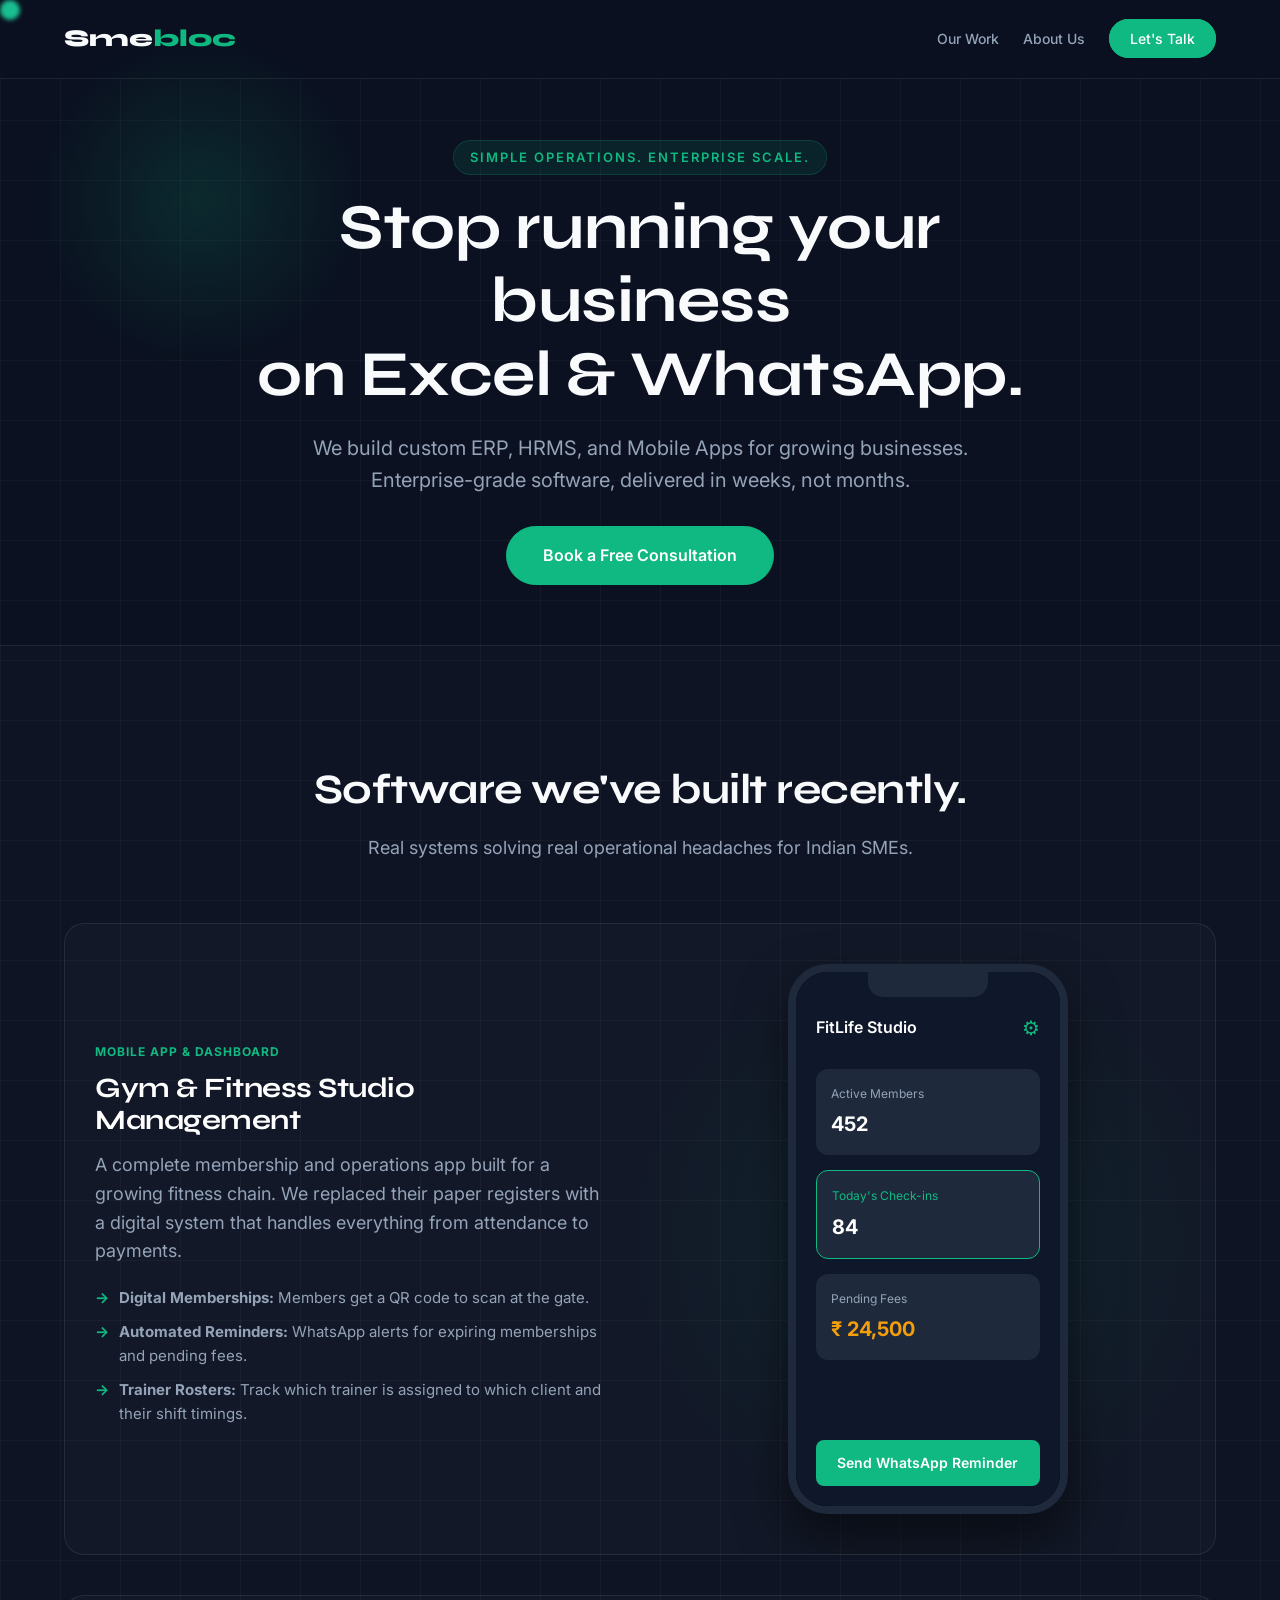
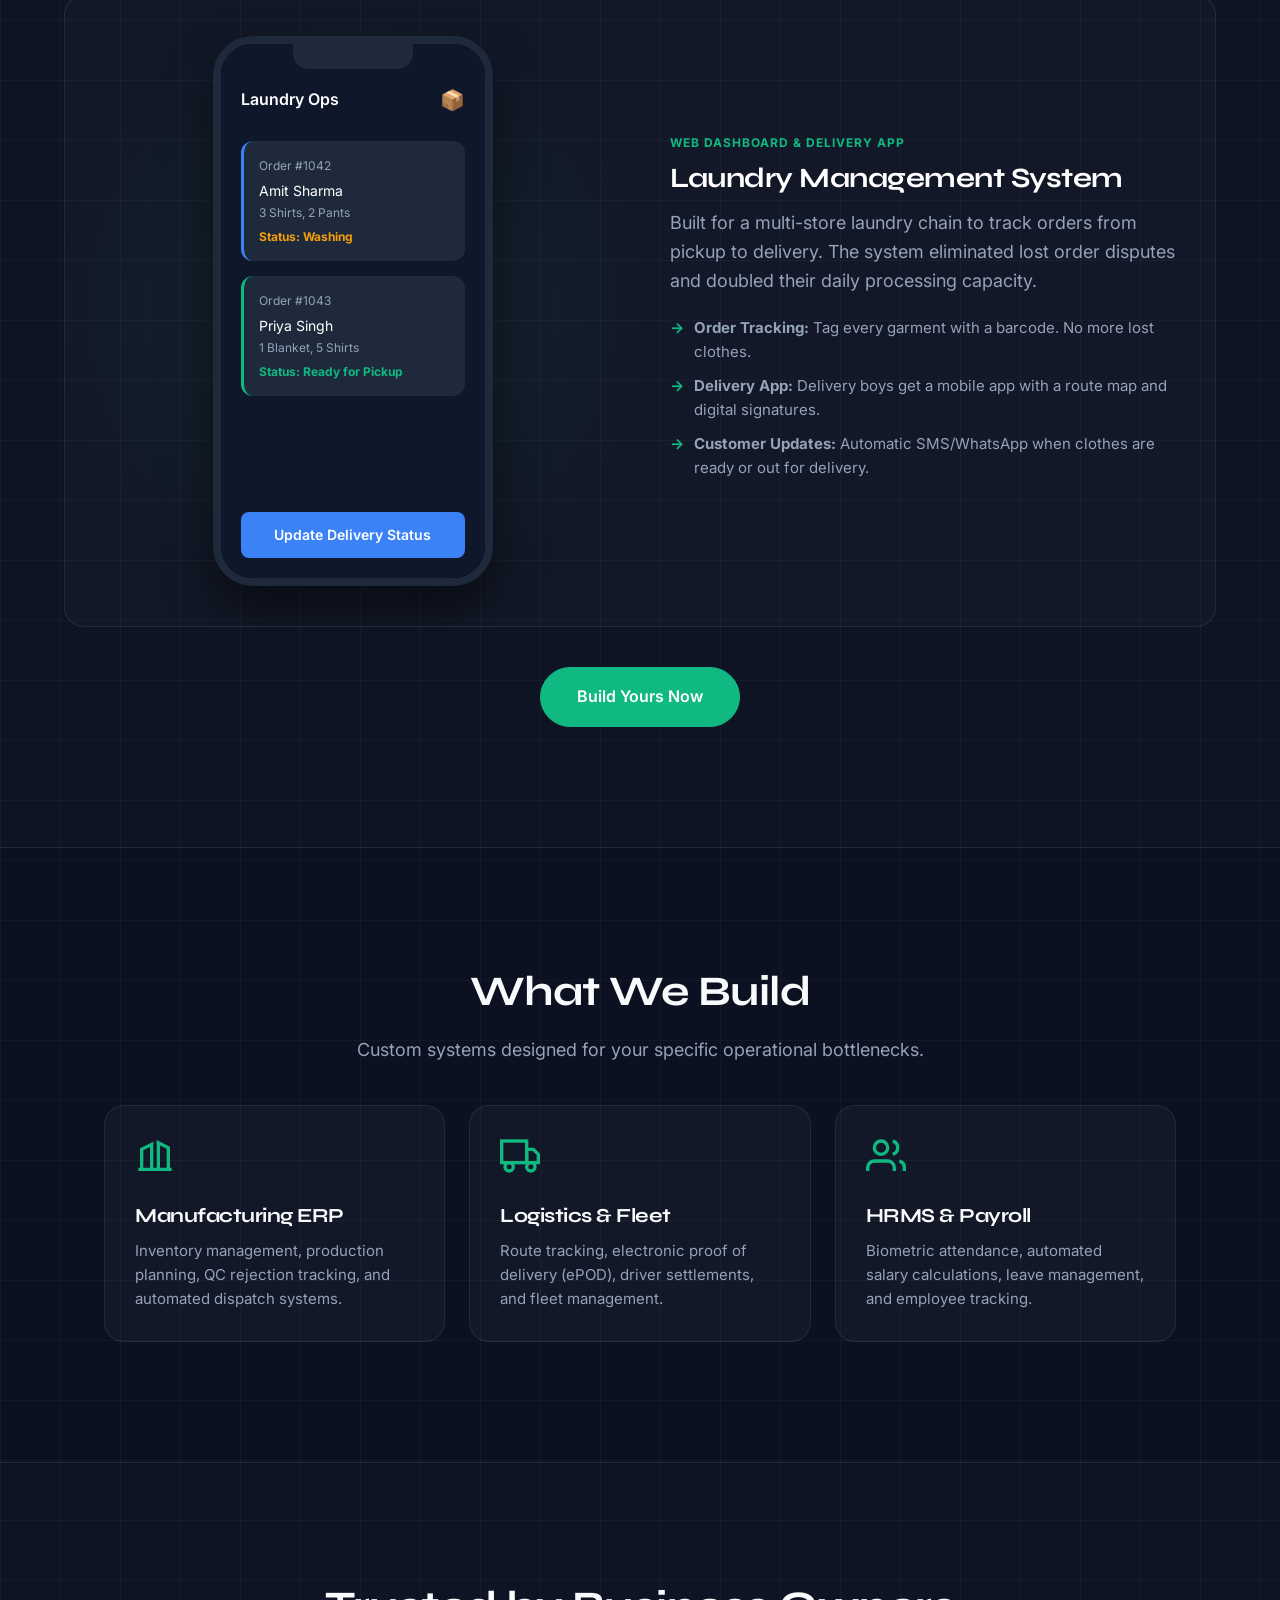
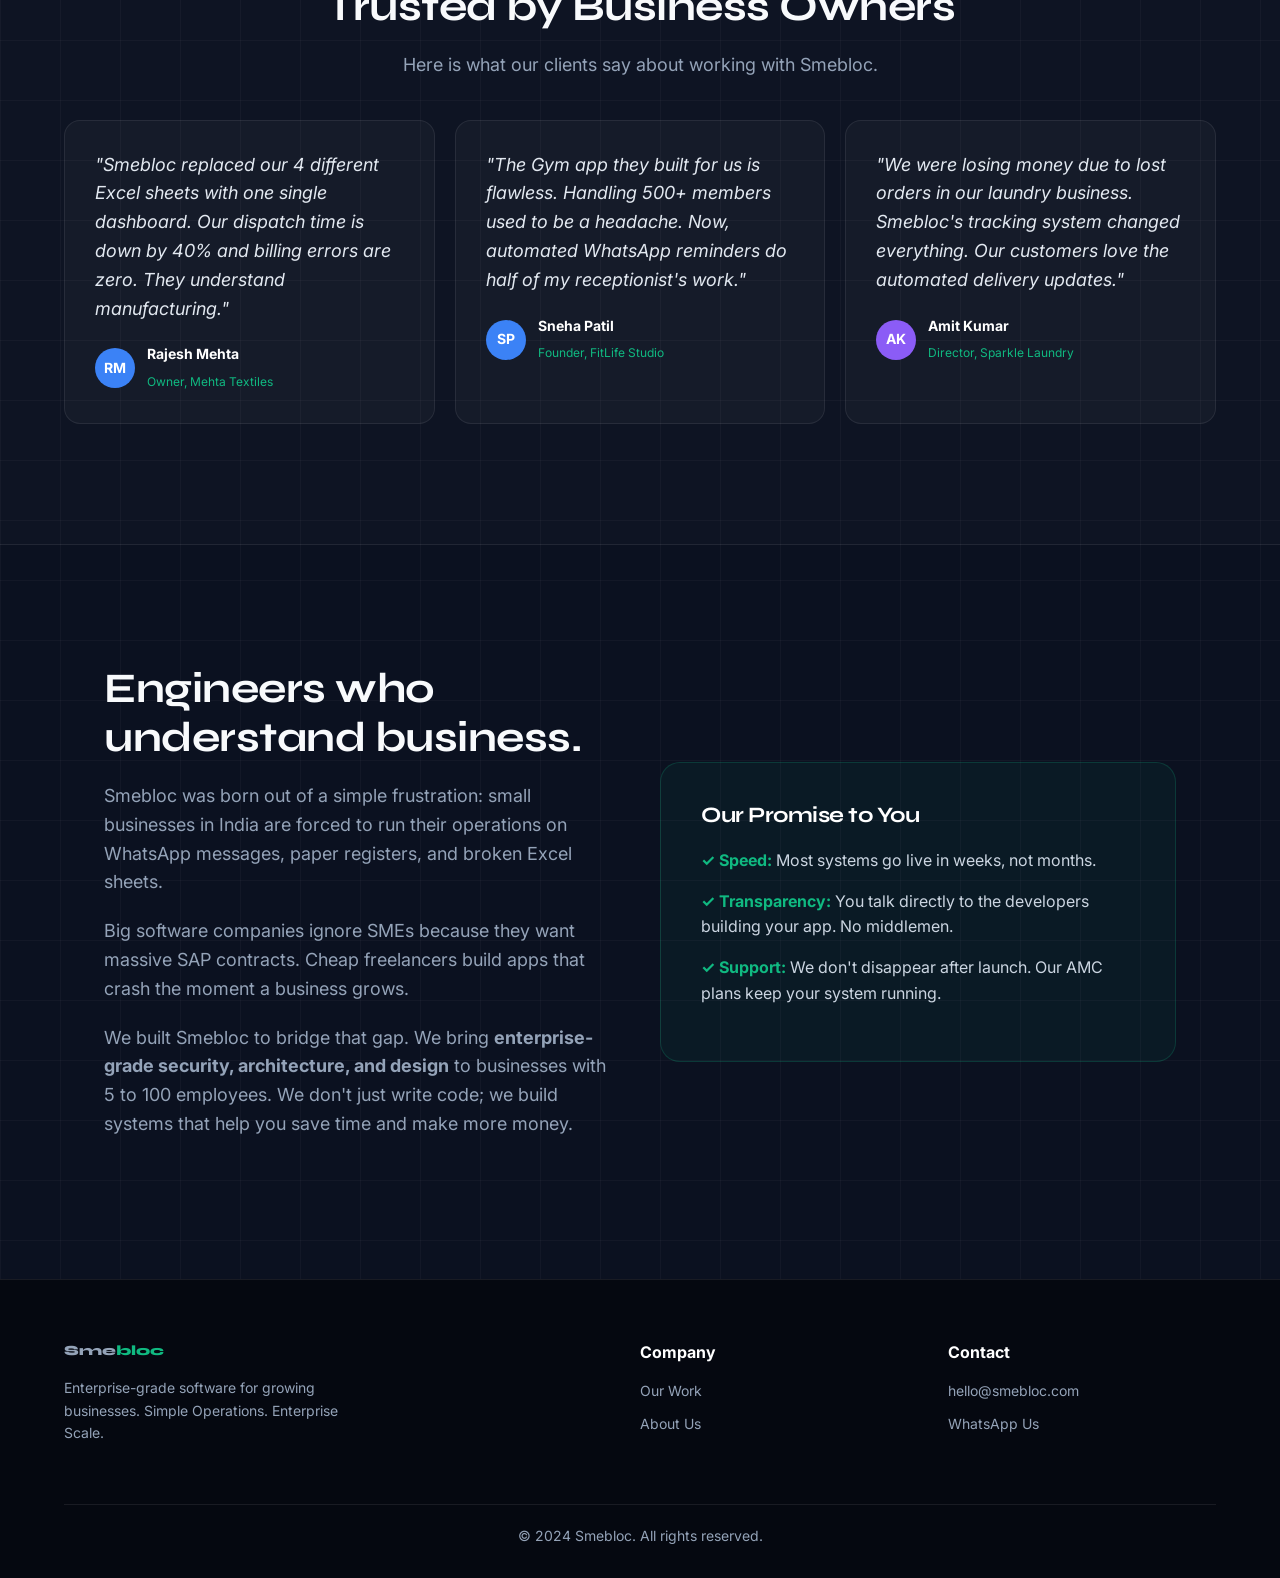
<file: index.html>
<!DOCTYPE html>
<html lang="en">
<head>
<meta charset="utf-8">
<meta name="viewport" content="width=device-width,initial-scale=1">
<title>Smebloc — Enterprise Software for SMEs</title>
<link rel="stylesheet" href="style.css">
</head>
<body>

<div id="cursor"></div>
<div id="cursor-blur"></div>

<nav>
  <a href="index.html" class="logo">Sme<span>bloc</span></a>
  <div class="nav-links">
    <a href="#work">Our Work</a>
    <a href="#about">About Us</a>
    <a href="https://wa.me/91XXXXXXXXXX" class="btn-nav" target="_blank">Let's Talk</a>
  </div>
</nav>

<!-- HERO SECTION (3-Second Hook) -->
<section class="hero">
  <div class="tag">Simple Operations. Enterprise Scale.</div>
  <h1>Stop running your business<br>on Excel & WhatsApp.</h1>
  <p style="font-size: 20px; max-width: 700px; margin: 0 auto 30px;">We build custom ERP, HRMS, and Mobile Apps for growing businesses. Enterprise-grade software, delivered in weeks, not months.</p>
  <a href="https://wa.me/91XXXXXXXXXX" class="btn" target="_blank">Book a Free Consultation</a>
</section>

<!-- CASE STUDIES / REAL WORK (Visuals + Details) -->
<section id="work" style="background: rgba(255,255,255,0.01); border-top: 1px solid var(--border); border-bottom: 1px solid var(--border); max-width: 100%;">
  <div style="max-width: 1200px; margin: 0 auto;">
    <div style="text-align: center; margin-bottom: 60px;">
      <h2>Software we've built recently.</h2>
      <p>Real systems solving real operational headaches for Indian SMEs.</p>
    </div>

    <!-- Case Study 1: Gym App -->
    <div class="case-study">
      <div class="cs-split">
        <div class="cs-content">
          <span class="cs-tag">Mobile App & Dashboard</span>
          <h3>Gym & Fitness Studio Management</h3>
          <p>A complete membership and operations app built for a growing fitness chain. We replaced their paper registers with a digital system that handles everything from attendance to payments.</p>
          <ul>
            <li><strong>Digital Memberships:</strong> Members get a QR code to scan at the gate.</li>
            <li><strong>Automated Reminders:</strong> WhatsApp alerts for expiring memberships and pending fees.</li>
            <li><strong>Trainer Rosters:</strong> Track which trainer is assigned to which client and their shift timings.</li>
          </ul>
        </div>
        <div class="cs-visual">
          <!-- Gym App Mockup -->
          <div class="phone-mockup">
            <div class="phone-notch"></div>
            <div class="app-screen">
              <div class="app-header">
                <div class="app-title">FitLife Studio</div>
                <div style="color:var(--brand); font-size:20px;">⚙</div>
              </div>
              <div class="app-card">
                <div class="app-card-title">Active Members</div>
                <div class="app-card-value">452</div>
              </div>
              <div class="app-card" style="border: 1px solid var(--brand);">
                <div class="app-card-title" style="color:#10b981;">Today's Check-ins</div>
                <div class="app-card-value">84</div>
              </div>
              <div class="app-card">
                <div class="app-card-title">Pending Fees</div>
                <div class="app-card-value" style="color:#f59e0b;">₹ 24,500</div>
              </div>
              <div class="app-btn">Send WhatsApp Reminder</div>
            </div>
          </div>
        </div>
      </div>
    </div>

    <!-- Case Study 2: Laundry App -->
    <div class="case-study">
      <div class="cs-split">
        <div class="cs-visual">
          <!-- Laundry App Mockup -->
          <div class="phone-mockup">
            <div class="phone-notch"></div>
            <div class="app-screen">
              <div class="app-header">
                <div class="app-title">Laundry Ops</div>
                <div style="color:var(--brand-blue); font-size:20px;">📦</div>
              </div>
              <div class="app-card" style="border-left: 3px solid #3b82f6;">
                <div class="app-card-title">Order #1042</div>
                <div style="color:#fff; font-size:14px; margin-top:5px;">Amit Sharma</div>
                <div style="color:#94a3b8; font-size:12px;">3 Shirts, 2 Pants</div>
                <div style="color:#f59e0b; font-size:12px; margin-top:5px; font-weight:bold;">Status: Washing</div>
              </div>
              <div class="app-card" style="border-left: 3px solid #10b981;">
                <div class="app-card-title">Order #1043</div>
                <div style="color:#fff; font-size:14px; margin-top:5px;">Priya Singh</div>
                <div style="color:#94a3b8; font-size:12px;">1 Blanket, 5 Shirts</div>
                <div style="color:#10b981; font-size:12px; margin-top:5px; font-weight:bold;">Status: Ready for Pickup</div>
              </div>
              <div class="app-btn" style="background:#3b82f6;">Update Delivery Status</div>
            </div>
          </div>
        </div>
        <div class="cs-content">
          <span class="cs-tag">Web Dashboard & Delivery App</span>
          <h3>Laundry Management System</h3>
          <p>Built for a multi-store laundry chain to track orders from pickup to delivery. The system eliminated lost order disputes and doubled their daily processing capacity.</p>
          <ul>
            <li><strong>Order Tracking:</strong> Tag every garment with a barcode. No more lost clothes.</li>
            <li><strong>Delivery App:</strong> Delivery boys get a mobile app with a route map and digital signatures.</li>
            <li><strong>Customer Updates:</strong> Automatic SMS/WhatsApp when clothes are ready or out for delivery.</li>
          </ul>
        </div>
      </div>
    </div>

    <div style="text-align: center; margin-top: 40px;">
      <a href="https://wa.me/91XXXXXXXXXX" class="btn" target="_blank">Build Yours Now</a>
    </div>
  </div>
</section>

<!-- CORE SERVICES -->
<section>
  <div style="text-align: center; margin-bottom: 40px;">
    <h2>What We Build</h2>
    <p>Custom systems designed for your specific operational bottlenecks.</p>
  </div>
  <div class="grid">
    <div class="card">
      <svg class="icon-svg" viewBox="0 0 24 24" fill="none" stroke="currentColor" stroke-width="2"><path d="M2 20h20M4 20V8l6-3v15M14 20V4l6 3v13"/></svg>
      <h3>Manufacturing ERP</h3>
      <p>Inventory management, production planning, QC rejection tracking, and automated dispatch systems.</p>
    </div>
    <div class="card">
      <svg class="icon-svg" viewBox="0 0 24 24" fill="none" stroke="currentColor" stroke-width="2"><rect x="1" y="3" width="15" height="13"/><polygon points="16 8 20 8 23 11 23 16 16 16 16 8"/><circle cx="5.5" cy="18.5" r="2.5"/><circle cx="18.5" cy="18.5" r="2.5"/></svg>
      <h3>Logistics & Fleet</h3>
      <p>Route tracking, electronic proof of delivery (ePOD), driver settlements, and fleet management.</p>
    </div>
    <div class="card">
      <svg class="icon-svg" viewBox="0 0 24 24" fill="none" stroke="currentColor" stroke-width="2"><path d="M17 21v-2a4 4 0 0 0-4-4H5a4 4 0 0 0-4 4v2"/><circle cx="9" cy="7" r="4"/><path d="M23 21v-2a4 4 0 0 0-3-3.87"/><path d="M16 3.13a4 4 0 0 1 0 7.75"/></svg>
      <h3>HRMS & Payroll</h3>
      <p>Biometric attendance, automated salary calculations, leave management, and employee tracking.</p>
    </div>
  </div>
</section>

<!-- TESTIMONIALS -->
<section style="background: rgba(255,255,255,0.01); border-top: 1px solid var(--border); border-bottom: 1px solid var(--border); max-width: 100%;">
  <div style="max-width: 1200px; margin: 0 auto;">
    <div style="text-align: center;">
      <h2>Trusted by Business Owners</h2>
      <p>Here is what our clients say about working with Smebloc.</p>
    </div>
    <div class="testimonial-grid">
      <div class="testimonial">
        <p>"Smebloc replaced our 4 different Excel sheets with one single dashboard. Our dispatch time is down by 40% and billing errors are zero. They understand manufacturing."</p>
        <div class="t-author">
          <div class="t-avatar">RM</div>
          <div class="t-info">
            <h4>Rajesh Mehta</h4>
            <span>Owner, Mehta Textiles</span>
          </div>
        </div>
      </div>
      <div class="testimonial">
        <p>"The Gym app they built for us is flawless. Handling 500+ members used to be a headache. Now, automated WhatsApp reminders do half of my receptionist's work."</p>
        <div class="t-author">
          <div class="t-avatar" style="background:#3b82f6;">SP</div>
          <div class="t-info">
            <h4>Sneha Patil</h4>
            <span>Founder, FitLife Studio</span>
          </div>
        </div>
      </div>
      <div class="testimonial">
        <p>"We were losing money due to lost orders in our laundry business. Smebloc's tracking system changed everything. Our customers love the automated delivery updates."</p>
        <div class="t-author">
          <div class="t-avatar" style="background:#8b5cf6;">AK</div>
          <div class="t-info">
            <h4>Amit Kumar</h4>
            <span>Director, Sparkle Laundry</span>
          </div>
        </div>
      </div>
    </div>
  </div>
</section>

<!-- ABOUT US -->
<section id="about">
  <div class="about-grid">
    <div>
      <h2>Engineers who understand business.</h2>
      <p>Smebloc was born out of a simple frustration: small businesses in India are forced to run their operations on WhatsApp messages, paper registers, and broken Excel sheets.</p>
      <p>Big software companies ignore SMEs because they want massive SAP contracts. Cheap freelancers build apps that crash the moment a business grows.</p>
      <p>We built Smebloc to bridge that gap. We bring <strong>enterprise-grade security, architecture, and design</strong> to businesses with 5 to 100 employees. We don't just write code; we build systems that help you save time and make more money.</p>
    </div>
    <div style="background: rgba(16,185,129,0.05); border: 1px solid rgba(16,185,129,0.2); padding: 40px; border-radius: 20px;">
      <h3 style="color:#fff; margin-bottom: 20px;">Our Promise to You</h3>
      <ul style="list-style: none;">
        <li style="margin-bottom: 15px; color: #cbd5e1;"><strong style="color:var(--brand);">✓ Speed:</strong> Most systems go live in weeks, not months.</li>
        <li style="margin-bottom: 15px; color: #cbd5e1;"><strong style="color:var(--brand);">✓ Transparency:</strong> You talk directly to the developers building your app. No middlemen.</li>
        <li style="margin-bottom: 15px; color: #cbd5e1;"><strong style="color:var(--brand);">✓ Support:</strong> We don't disappear after launch. Our AMC plans keep your system running.</li>
      </ul>
    </div>
  </div>
</section>

<!-- FOOTER -->
<footer>
  <div class="footer-grid">
    <div class="footer-col">
      <a href="index.html" class="logo" style="display:block; margin-bottom: 15px;">Sme<span>bloc</span></a>
      <p style="font-size: 14px; max-width: 300px;">Enterprise-grade software for growing businesses. Simple Operations. Enterprise Scale.</p>
    </div>
    <div class="footer-col">
      <h4>Company</h4>
      <a href="#work">Our Work</a>
      <a href="#about">About Us</a>
    </div>
    <div class="footer-col">
      <h4>Contact</h4>
      <a href="mailto:hello@smebloc.com">hello@smebloc.com</a>
      <a href="https://wa.me/91XXXXXXXXXX">WhatsApp Us</a>
    </div>
  </div>
  <div style="border-top: 1px solid var(--border); padding-top: 20px; font-size: 14px; color: var(--text-muted);">
    © 2024 Smebloc. All rights reserved.
  </div>
</footer>

<script>
  // Cursor Logic Only for Desktop
  if (window.matchMedia("(hover: hover) and (pointer: fine)").matches) {
    const cursor = document.getElementById('cursor');
    const cursorBlur = document.getElementById('cursor-blur');
    let mouseX = 0, mouseY = 0, cursorX = 0, cursorY = 0, blurX = 0, blurY = 0;
    document.addEventListener('mousemove', (e) => { mouseX = e.clientX; mouseY = e.clientY; });
    function animate() {
      cursorX += (mouseX - cursorX) * 0.2; cursorY += (mouseY - cursorY) * 0.2;
      cursor.style.transform = `translate(${cursorX}px, ${cursorY}px)`;
      blurX += (mouseX - blurX) * 0.05; blurY += (mouseY - blurY) * 0.05;
      cursorBlur.style.transform = `translate(${blurX}px, ${blurY}px)`;
      requestAnimationFrame(animate);
    }
    animate();
  }
</script>
</body>
</html>
</file>
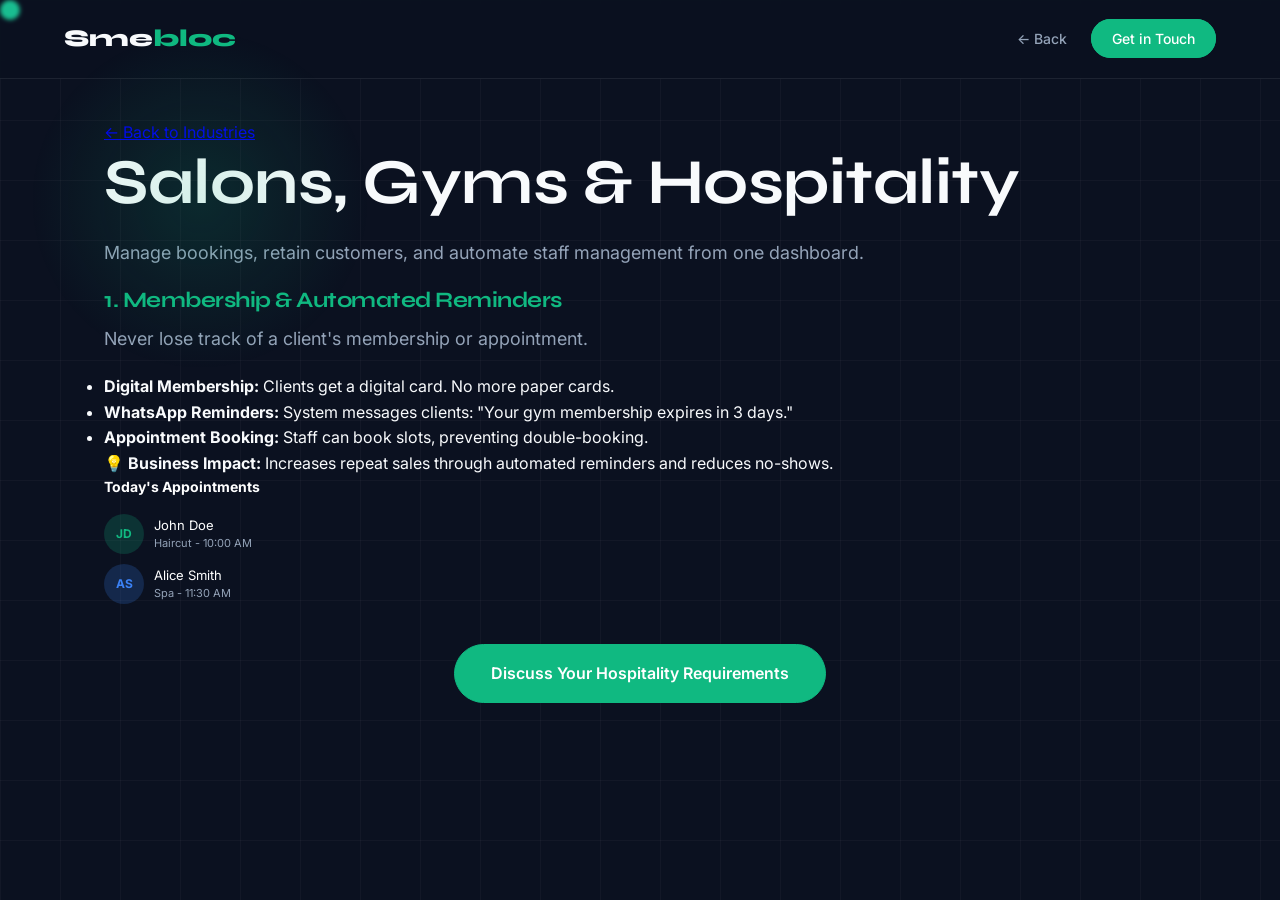
<file: hospitality.html>
<!DOCTYPE html>
<html lang="en">
<head>
<meta charset="utf-8">
<meta name="viewport" content="width=device-width,initial-scale=1">
<title>Salons, Gyms & Hospitality — Smebloc</title>
<link rel="stylesheet" href="style.css">
</head>
<body>

<div id="cursor"></div>
<div id="cursor-blur"></div>

<nav>
  <a href="index.html" class="logo">Sme<span>bloc</span></a>
  <div class="nav-links">
    <a href="index.html">← Back</a>
    <a href="https://wa.me/91XXXXXXXXXX" class="btn-nav" target="_blank">Get in Touch</a>
  </div>
</nav>

<section>
  <div class="detail-hero">
    <a href="index.html" class="back-btn">← Back to Industries</a>
    <h1>Salons, Gyms & Hospitality</h1>
    <p>Manage bookings, retain customers, and automate staff management from one dashboard.</p>
  </div>

  <div class="split-layout">
    <div class="detail-block">
      <h3>1. Membership & Automated Reminders</h3>
      <p>Never lose track of a client's membership or appointment.</p>
      <ul class="feature-list">
        <li><strong>Digital Membership:</strong> Clients get a digital card. No more paper cards.</li>
        <li><strong>WhatsApp Reminders:</strong> System messages clients: "Your gym membership expires in 3 days."</li>
        <li><strong>Appointment Booking:</strong> Staff can book slots, preventing double-booking.</li>
      </ul>
      <div class="impact-box">💡 <strong>Business Impact:</strong> Increases repeat sales through automated reminders and reduces no-shows.</div>
    </div>
    
    <div class="ui-mockup">
      <div class="ui-header"><div class="ui-dot r"></div><div class="ui-dot y"></div><div class="ui-dot g"></div></div>
      <div class="ui-body">
        <h4 style="color:#fff; margin-bottom: 15px; font-family: 'Inter'; font-size: 14px;">Today's Appointments</h4>
        <div style="display:flex; gap:10px; margin-bottom:10px; align-items:center;">
          <div style="width:40px; height:40px; background:rgba(16,185,129,0.2); border-radius:50%; display:flex; align-items:center; justify-content:center; color:#10b981; font-weight:bold; font-size:12px;">JD</div>
          <div>
            <div style="font-size:13px; color:#fff;">John Doe</div>
            <div style="font-size:11px; color:#94a3b8;">Haircut - 10:00 AM</div>
          </div>
        </div>
        <div style="display:flex; gap:10px; align-items:center;">
          <div style="width:40px; height:40px; background:rgba(59,130,246,0.2); border-radius:50%; display:flex; align-items:center; justify-content:center; color:#3b82f6; font-weight:bold; font-size:12px;">AS</div>
          <div>
            <div style="font-size:13px; color:#fff;">Alice Smith</div>
            <div style="font-size:11px; color:#94a3b8;">Spa - 11:30 AM</div>
          </div>
        </div>
      </div>
    </div>
  </div>

  <div style="text-align: center; margin-top: 40px;">
    <a href="https://wa.me/91XXXXXXXXXX" class="btn" target="_blank">Discuss Your Hospitality Requirements</a>
  </div>
</section>

<script>
  const cursor = document.getElementById('cursor');
  const cursorBlur = document.getElementById('cursor-blur');
  let mouseX = 0, mouseY = 0, cursorX = 0, cursorY = 0, blurX = 0, blurY = 0;
  if (window.matchMedia("(pointer: fine)").matches) {
    document.addEventListener('mousemove', (e) => { mouseX = e.clientX; mouseY = e.clientY; });
    function animate() {
      cursorX += (mouseX - cursorX) * 0.2; cursorY += (mouseY - cursorY) * 0.2;
      cursor.style.transform = `translate(${cursorX}px, ${cursorY}px)`;
      blurX += (mouseX - blurX) * 0.05; blurY += (mouseY - blurY) * 0.05;
      cursorBlur.style.transform = `translate(${blurX}px, ${blurY}px)`;
      requestAnimationFrame(animate);
    }
    animate();
  }
</script>
</body>
</html>
</file>
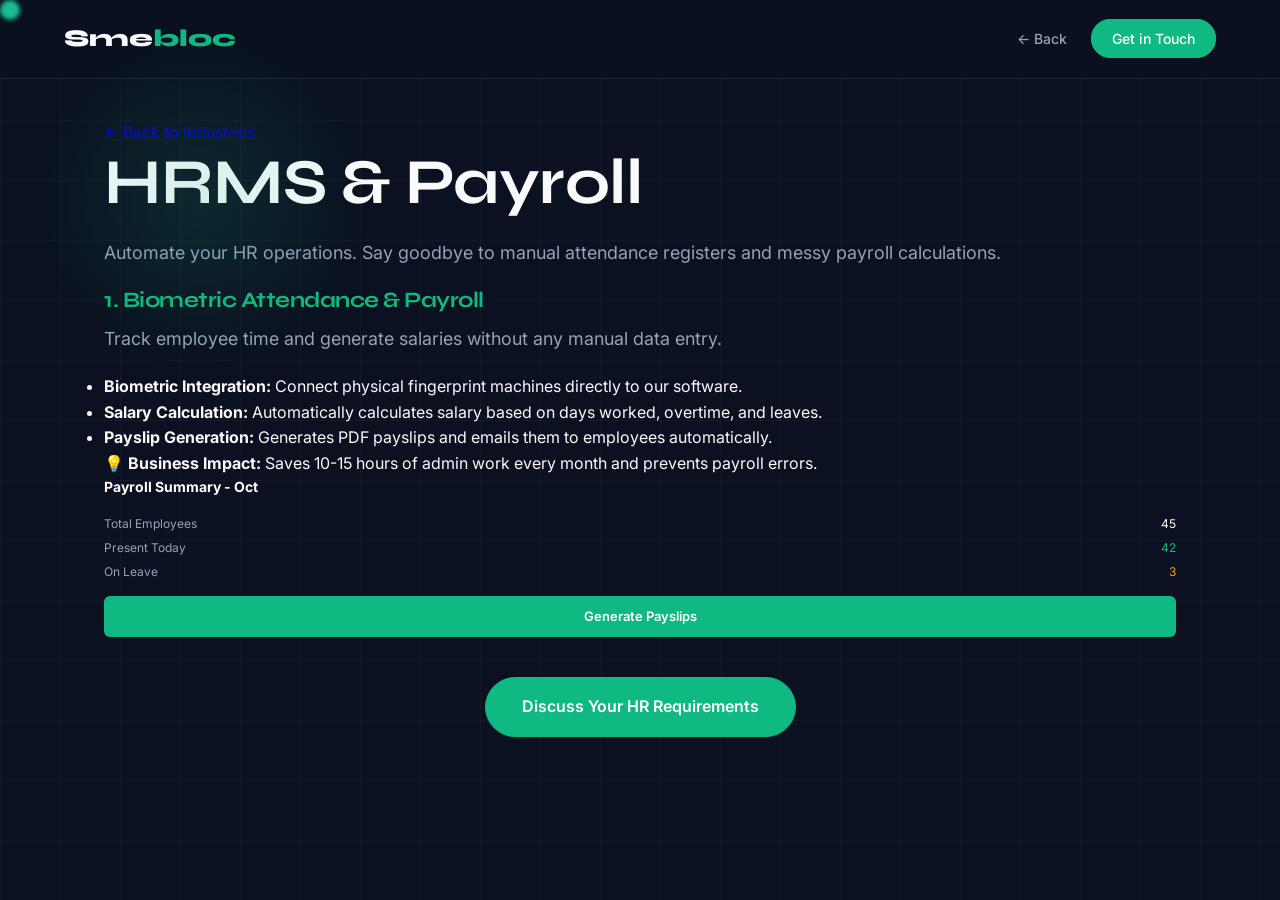
<file: hrms.html>
<!DOCTYPE html>
<html lang="en">
<head>
<meta charset="utf-8">
<meta name="viewport" content="width=device-width,initial-scale=1">
<title>HRMS & Payroll — Smebloc</title>
<link rel="stylesheet" href="style.css">
</head>
<body>

<div id="cursor"></div>
<div id="cursor-blur"></div>

<nav>
  <a href="index.html" class="logo">Sme<span>bloc</span></a>
  <div class="nav-links">
    <a href="index.html">← Back</a>
    <a href="https://wa.me/91XXXXXXXXXX" class="btn-nav" target="_blank">Get in Touch</a>
  </div>
</nav>

<section>
  <div class="detail-hero">
    <a href="index.html" class="back-btn">← Back to Industries</a>
    <h1>HRMS & Payroll</h1>
    <p>Automate your HR operations. Say goodbye to manual attendance registers and messy payroll calculations.</p>
  </div>

  <div class="split-layout">
    <div class="detail-block">
      <h3>1. Biometric Attendance & Payroll</h3>
      <p>Track employee time and generate salaries without any manual data entry.</p>
      <ul class="feature-list">
        <li><strong>Biometric Integration:</strong> Connect physical fingerprint machines directly to our software.</li>
        <li><strong>Salary Calculation:</strong> Automatically calculates salary based on days worked, overtime, and leaves.</li>
        <li><strong>Payslip Generation:</strong> Generates PDF payslips and emails them to employees automatically.</li>
      </ul>
      <div class="impact-box">💡 <strong>Business Impact:</strong> Saves 10-15 hours of admin work every month and prevents payroll errors.</div>
    </div>
    
    <div class="ui-mockup">
      <div class="ui-header"><div class="ui-dot r"></div><div class="ui-dot y"></div><div class="ui-dot g"></div></div>
      <div class="ui-body">
        <h4 style="color:#fff; margin-bottom: 15px; font-family: 'Inter'; font-size: 14px;">Payroll Summary - Oct</h4>
        <div style="display:flex; justify-content:space-between; font-size:12px; color:#94a3b8; margin-bottom:5px;"><span>Total Employees</span><span style="color:#fff;">45</span></div>
        <div style="display:flex; justify-content:space-between; font-size:12px; color:#94a3b8; margin-bottom:5px;"><span>Present Today</span><span style="color:#10b981;">42</span></div>
        <div style="display:flex; justify-content:space-between; font-size:12px; color:#94a3b8; margin-bottom:15px;"><span>On Leave</span><span style="color:#f59e0b;">3</span></div>
        <div style="background:var(--brand); color:#fff; text-align:center; padding:10px; border-radius:6px; font-size:13px; font-weight:600;">Generate Payslips</div>
      </div>
    </div>
  </div>

  <div style="text-align: center; margin-top: 40px;">
    <a href="https://wa.me/918329550979" class="btn" target="_blank">Discuss Your HR Requirements</a>
  </div>
</section>

<script>
  const cursor = document.getElementById('cursor');
  const cursorBlur = document.getElementById('cursor-blur');
  let mouseX = 0, mouseY = 0, cursorX = 0, cursorY = 0, blurX = 0, blurY = 0;
  if (window.matchMedia("(pointer: fine)").matches) {
    document.addEventListener('mousemove', (e) => { mouseX = e.clientX; mouseY = e.clientY; });
    function animate() {
      cursorX += (mouseX - cursorX) * 0.2; cursorY += (mouseY - cursorY) * 0.2;
      cursor.style.transform = `translate(${cursorX}px, ${cursorY}px)`;
      blurX += (mouseX - blurX) * 0.05; blurY += (mouseY - blurY) * 0.05;
      cursorBlur.style.transform = `translate(${blurX}px, ${blurY}px)`;
      requestAnimationFrame(animate);
    }
    animate();
  }
</script>
</body>
</html>
</file>
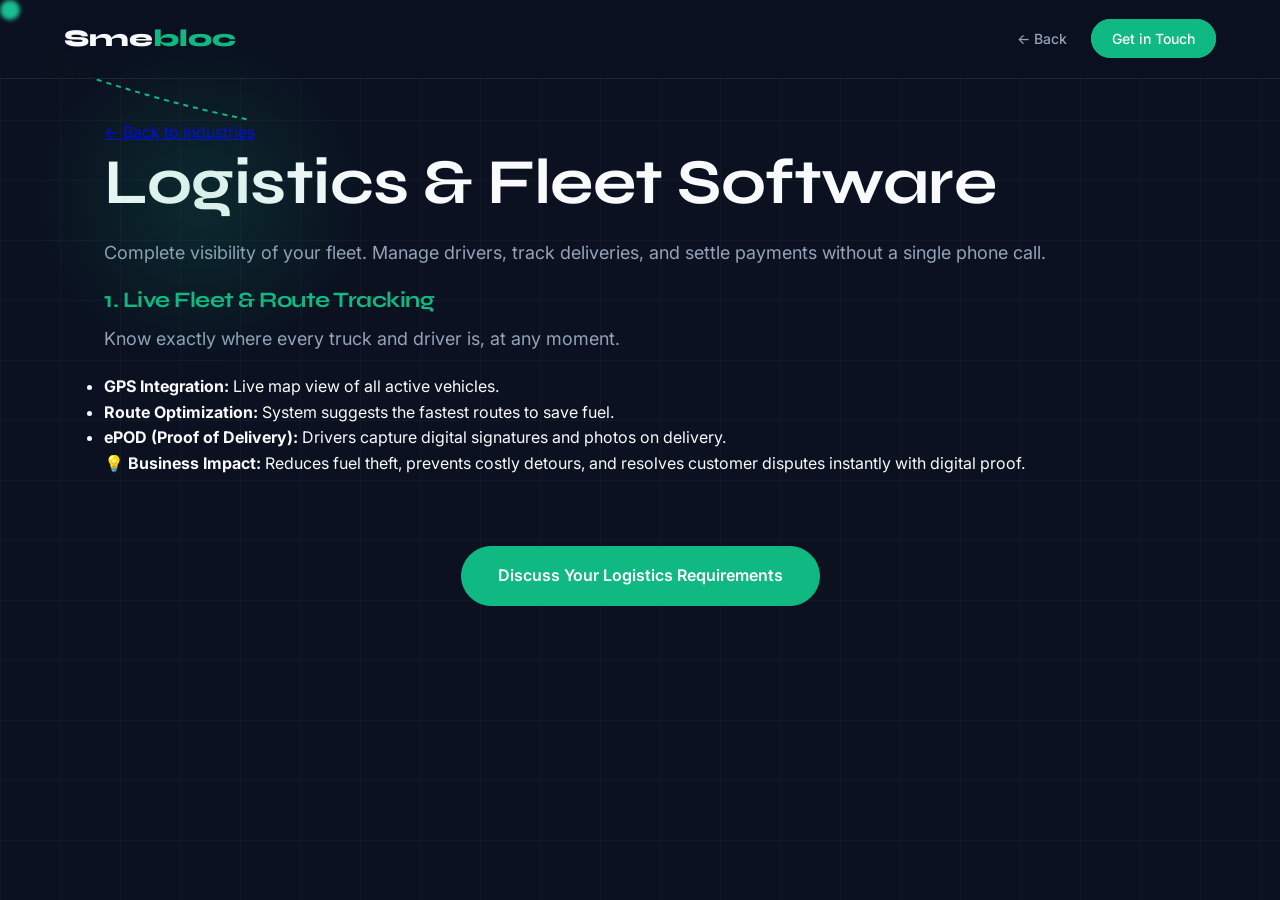
<file: logistics.html>
<!DOCTYPE html>
<html lang="en">
<head>
<meta charset="utf-8">
<meta name="viewport" content="width=device-width,initial-scale=1">
<title>Logistics & Fleet Software — Smebloc</title>
<link rel="stylesheet" href="style.css">
</head>
<body>

<div id="cursor"></div>
<div id="cursor-blur"></div>

<nav>
  <a href="index.html" class="logo">Sme<span>bloc</span></a>
  <div class="nav-links">
    <a href="index.html">← Back</a>
    <a href="https://wa.me/91XXXXXXXXXX" class="btn-nav" target="_blank">Get in Touch</a>
  </div>
</nav>

<section>
  <div class="detail-hero">
    <a href="index.html" class="back-btn">← Back to Industries</a>
    <h1>Logistics & Fleet Software</h1>
    <p>Complete visibility of your fleet. Manage drivers, track deliveries, and settle payments without a single phone call.</p>
  </div>

  <div class="split-layout">
    <div class="detail-block">
      <h3>1. Live Fleet & Route Tracking</h3>
      <p>Know exactly where every truck and driver is, at any moment.</p>
      <ul class="feature-list">
        <li><strong>GPS Integration:</strong> Live map view of all active vehicles.</li>
        <li><strong>Route Optimization:</strong> System suggests the fastest routes to save fuel.</li>
        <li><strong>ePOD (Proof of Delivery):</strong> Drivers capture digital signatures and photos on delivery.</li>
      </ul>
      <div class="impact-box">💡 <strong>Business Impact:</strong> Reduces fuel theft, prevents costly detours, and resolves customer disputes instantly with digital proof.</div>
    </div>
    
    <div class="ui-mockup">
      <div class="ui-header"><div class="ui-dot r"></div><div class="ui-dot y"></div><div class="ui-dot g"></div></div>
      <div class="ui-body" style="padding: 15px;">
        <div class="ui-map">
          <div class="map-dot" style="top: 30%; left: 40%;"></div>
          <div class="map-dot" style="top: 60%; left: 70%; background: #3b82f6; box-shadow: 0 0 10px #3b82f6; animation-delay: 1s;"></div>
          <svg style="position:absolute; inset:0; width:100%; height:100%; pointer-events:none;">
            <path d="M 40 60 Q 150 100 250 120" stroke="#10b981" stroke-width="2" stroke-dasharray="5,5" fill="none"/>
          </svg>
        </div>
      </div>
    </div>
  </div>

  <div style="text-align: center; margin-top: 40px;">
    <a href="https://wa.me/91XXXXXXXXXX" class="btn" target="_blank">Discuss Your Logistics Requirements</a>
  </div>
</section>

<script>
  const cursor = document.getElementById('cursor');
  const cursorBlur = document.getElementById('cursor-blur');
  let mouseX = 0, mouseY = 0, cursorX = 0, cursorY = 0, blurX = 0, blurY = 0;
  if (window.matchMedia("(pointer: fine)").matches) {
    document.addEventListener('mousemove', (e) => { mouseX = e.clientX; mouseY = e.clientY; });
    function animate() {
      cursorX += (mouseX - cursorX) * 0.2; cursorY += (mouseY - cursorY) * 0.2;
      cursor.style.transform = `translate(${cursorX}px, ${cursorY}px)`;
      blurX += (mouseX - blurX) * 0.05; blurY += (mouseY - blurY) * 0.05;
      cursorBlur.style.transform = `translate(${blurX}px, ${blurY}px)`;
      requestAnimationFrame(animate);
    }
    animate();
  }
</script>
</body>
</html>
</file>
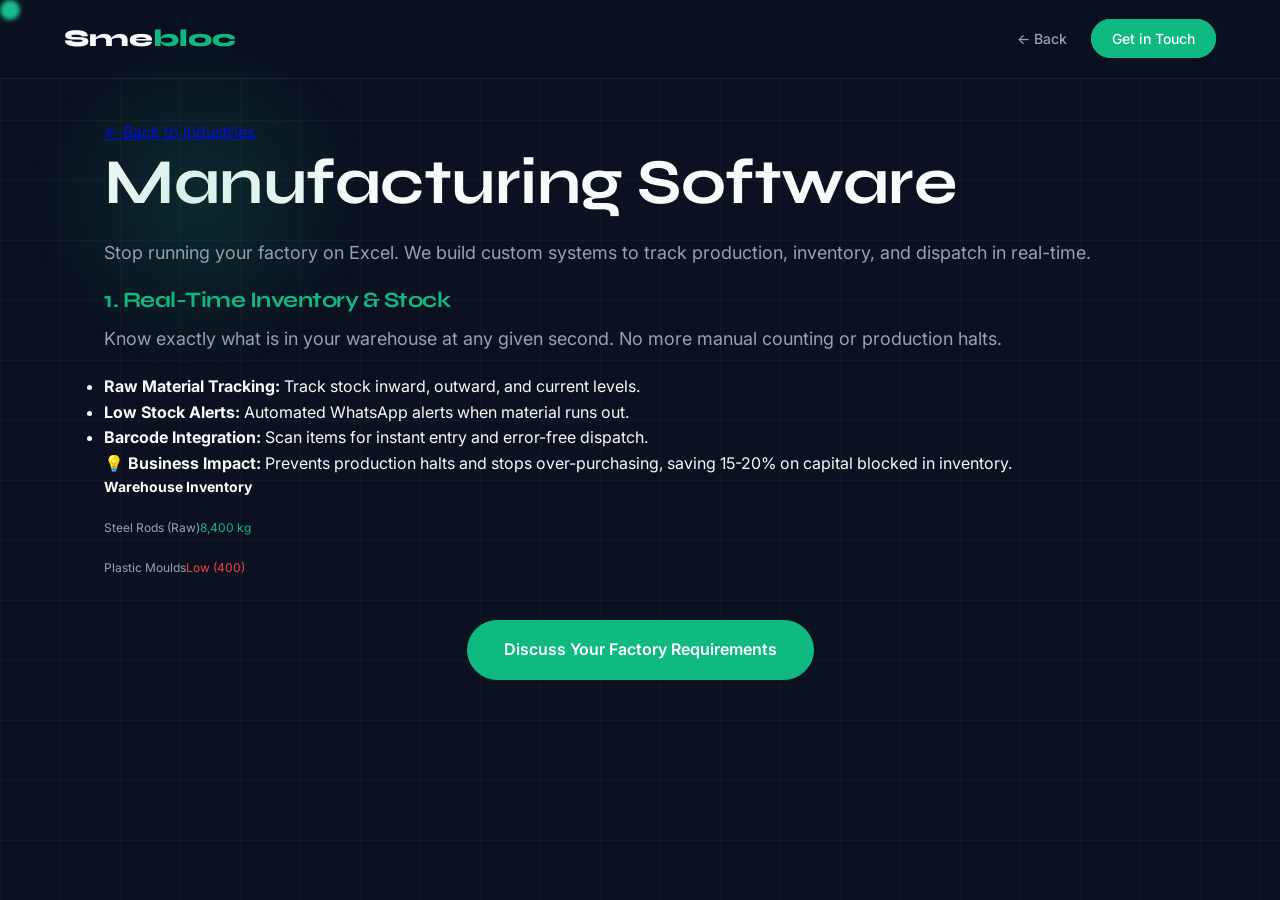
<file: manufacturing.html>
<!DOCTYPE html>
<html lang="en">
<head>
<meta charset="utf-8">
<meta name="viewport" content="width=device-width,initial-scale=1">
<title>Manufacturing Software — Smebloc</title>
<link rel="stylesheet" href="style.css">
</head>
<body>

<div id="cursor"></div>
<div id="cursor-blur"></div>

<nav>
  <a href="index.html" class="logo">Sme<span>bloc</span></a>
  <div class="nav-links">
    <a href="index.html">← Back</a>
    <a href="https://wa.me/91XXXXXXXXXX" class="btn-nav" target="_blank">Get in Touch</a>
  </div>
</nav>

<section>
  <div class="detail-hero">
    <a href="index.html" class="back-btn">← Back to Industries</a>
    <h1>Manufacturing Software</h1>
    <p>Stop running your factory on Excel. We build custom systems to track production, inventory, and dispatch in real-time.</p>
  </div>

  <div class="split-layout">
    <div class="detail-block">
      <h3>1. Real-Time Inventory & Stock</h3>
      <p>Know exactly what is in your warehouse at any given second. No more manual counting or production halts.</p>
      <ul class="feature-list">
        <li><strong>Raw Material Tracking:</strong> Track stock inward, outward, and current levels.</li>
        <li><strong>Low Stock Alerts:</strong> Automated WhatsApp alerts when material runs out.</li>
        <li><strong>Barcode Integration:</strong> Scan items for instant entry and error-free dispatch.</li>
      </ul>
      <div class="impact-box">💡 <strong>Business Impact:</strong> Prevents production halts and stops over-purchasing, saving 15-20% on capital blocked in inventory.</div>
    </div>
    
    <div class="ui-mockup">
      <div class="ui-header"><div class="ui-dot r"></div><div class="ui-dot y"></div><div class="ui-dot g"></div></div>
      <div class="ui-body">
        <h4 style="color:#fff; margin-bottom: 15px; font-family: 'Inter'; font-size: 14px;">Warehouse Inventory</h4>
        <div class="ui-row"><span style="font-size:12px; color:#94a3b8;">Steel Rods (Raw)</span><span style="font-size:12px; color:#10b981;">8,400 kg</span></div>
        <div class="ui-bar"><div class="ui-bar-fill" style="width: 80%;"></div></div>
        <div class="ui-row" style="margin-top:15px;"><span style="font-size:12px; color:#94a3b8;">Plastic Moulds</span><span style="font-size:12px; color:#ef4444;">Low (400)</span></div>
        <div class="ui-bar"><div class="ui-bar-fill" style="width: 15%; background:#ef4444;"></div></div>
        <div class="ui-chart">
          <div class="ui-chart-bar" style="height: 40%;"></div>
          <div class="ui-chart-bar" style="height: 70%;"></div>
          <div class="ui-chart-bar" style="height: 50%;"></div>
          <div class="ui-chart-bar" style="height: 90%; background: var(--brand);"></div>
          <div class="ui-chart-bar" style="height: 60%;"></div>
        </div>
      </div>
    </div>
  </div>

  <div style="text-align: center; margin-top: 40px;">
    <a href="https://wa.me/91XXXXXXXXXX" class="btn" target="_blank">Discuss Your Factory Requirements</a>
  </div>
</section>

<script>
  const cursor = document.getElementById('cursor');
  const cursorBlur = document.getElementById('cursor-blur');
  let mouseX = 0, mouseY = 0, cursorX = 0, cursorY = 0, blurX = 0, blurY = 0;
  if (window.matchMedia("(pointer: fine)").matches) {
    document.addEventListener('mousemove', (e) => { mouseX = e.clientX; mouseY = e.clientY; });
    function animate() {
      cursorX += (mouseX - cursorX) * 0.2; cursorY += (mouseY - cursorY) * 0.2;
      cursor.style.transform = `translate(${cursorX}px, ${cursorY}px)`;
      blurX += (mouseX - blurX) * 0.05; blurY += (mouseY - blurY) * 0.05;
      cursorBlur.style.transform = `translate(${blurX}px, ${blurY}px)`;
      requestAnimationFrame(animate);
    }
    animate();
  }
</script>
</body>
</html>
</file>
<file: style.css>
@import url('https://fonts.googleapis.com/css2?family=Inter:wght@400;500;600&family=Syne:wght@700;800&display=swap');

:root {
  --bg: #0b1120;
  --text: #f8fafc;
  --text-muted: #94a3b8;
  --brand: #10b981;
  --brand-blue: #3b82f6;
  --surface: rgba(255, 255, 255, 0.03);
  --border: rgba(255, 255, 255, 0.08);
}

* { box-sizing: border-box; margin: 0; padding: 0; }

/* Fixed iOS Safari issue */
@media (hover: hover) and (pointer: fine) {
  body { cursor: none; }
  a, button { cursor: none; }
}

body {
  background-color: var(--bg);
  background-image: linear-gradient(rgba(255,255,255,0.03) 1px, transparent 1px), linear-gradient(90deg, rgba(255,255,255,0.03) 1px, transparent 1px);
  background-size: 60px 60px;
  color: var(--text);
  font-family: 'Inter', sans-serif;
  line-height: 1.6;
  overflow-x: hidden;
}

/* Custom Cursor (Hidden on Mobile) */
#cursor, #cursor-blur { display: none; }
@media (hover: hover) and (pointer: fine) {
  #cursor {
    display: block; position: fixed; top: 0; left: 0; width: 20px; height: 20px;
    background: var(--brand); border-radius: 50%; pointer-events: none;
    z-index: 9999; transform: translate(-50%, -50%);
    transition: width 0.3s, height 0.3s; mix-blend-mode: screen; filter: blur(2px);
  }
  #cursor-blur {
    display: block; position: fixed; top: 0; left: 0; width: 400px; height: 400px;
    background: radial-gradient(circle, rgba(16,185,129,0.15) 0%, transparent 60%);
    border-radius: 50%; pointer-events: none; z-index: 9998;
    transform: translate(-50%, -50%);
  }
}

/* Navbar */
nav {
  position: fixed; top: 0; left: 0; right: 0; z-index: 100;
  padding: 20px 5%; display: flex; justify-content: space-between; align-items: center;
  background: rgba(11, 17, 32, 0.9); backdrop-filter: blur(12px); border-bottom: 1px solid var(--border);
}
.logo { font-family: 'Syne', sans-serif; font-size: 24px; font-weight: 800; text-decoration: none; color: var(--text); }
.logo span { color: var(--brand); }
.nav-links a { color: var(--text-muted); text-decoration: none; margin-left: 20px; font-size: 14px; transition: color 0.3s; font-weight: 500; }
.nav-links a:hover { color: var(--brand); }
.btn-nav { background: var(--brand); color: #fff !important; padding: 10px 20px; border-radius: 50px; font-weight: 600; border: 1px solid var(--brand); }
.btn-nav:hover { background: transparent; color: var(--brand) !important; }

/* Typography */
h1, h2, h3 { font-family: 'Syne', sans-serif; line-height: 1.15; letter-spacing: -0.5px; }
h1 { font-size: clamp(36px, 6vw, 64px); margin-bottom: 20px; }
h2 { font-size: clamp(28px, 4vw, 42px); margin-bottom: 20px; }
h3 { font-size: 22px; margin-bottom: 12px; color: var(--brand); }
p { color: var(--text-muted); font-size: 16px; margin-bottom: 20px; }
@media (min-width: 768px) { p { font-size: 18px; } }

/* Sections */
section { padding: 80px 5%; max-width: 1200px; margin: 0 auto; }
@media (min-width: 768px) { section { padding: 120px 5%; } }

/* Hero */
.hero { padding-top: 140px; padding-bottom: 60px; text-align: center; max-width: 900px; margin: 0 auto; }
.tag { color: var(--brand); font-weight: 600; text-transform: uppercase; letter-spacing: 2px; font-size: 13px; margin-bottom: 16px; display: inline-block; background: rgba(16,185,129,0.1); padding: 6px 16px; border-radius: 20px; border: 1px solid rgba(16,185,129,0.2); }

/* Grid & Cards */
.grid { display: grid; grid-template-columns: 1fr; gap: 24px; margin-top: 40px; }
@media (min-width: 768px) { .grid { grid-template-columns: repeat(2, 1fr); } }
@media (min-width: 1024px) { .grid { grid-template-columns: repeat(3, 1fr); } }

.card {
  background: var(--surface); border: 1px solid var(--border); border-radius: 20px;
  padding: 30px; transition: all 0.3s; text-decoration: none; display: block; position: relative;
}
.card:hover { border-color: var(--brand); transform: translateY(-5px); background: rgba(255,255,255,0.05); box-shadow: 0 20px 40px rgba(0,0,0,0.4); }
.icon-svg { width: 40px; height: 40px; margin-bottom: 20px; stroke: var(--brand); }
.card h3 { color: var(--text); font-size: 20px; }
.card p { font-size: 15px; margin-bottom: 0; }

/* Case Studies / Portfolio */
.case-study { background: rgba(255, 255, 255, 0.02); border: 1px solid var(--border); border-radius: 20px; overflow: hidden; margin-bottom: 40px; }
.cs-split { display: grid; grid-template-columns: 1fr; }
@media (min-width: 900px) { .cs-split { grid-template-columns: 1fr 1fr; align-items: center; } }
.cs-content { padding: 40px 30px; }
.cs-tag { font-size: 12px; color: var(--brand); font-weight: bold; letter-spacing: 1px; text-transform: uppercase; margin-bottom: 10px; display: block; }
.cs-content h3 { color: #fff; font-size: 28px; margin-bottom: 15px; }
.cs-content ul { list-style: none; margin-top: 20px; }
.cs-content li { position: relative; padding-left: 24px; margin-bottom: 10px; color: var(--text-muted); font-size: 15px; }
.cs-content li::before { content: "→"; position: absolute; left: 0; color: var(--brand); font-weight: bold; }

/* App Mockup (CSS Generated) */
.cs-visual { padding: 40px; display: flex; justify-content: center; background: radial-gradient(circle at center, rgba(16,185,129,0.1), transparent 70%); }
.phone-mockup { width: 280px; height: 550px; background: #000; border: 8px solid #1e293b; border-radius: 40px; position: relative; overflow: hidden; box-shadow: 0 25px 50px rgba(0,0,0,0.5); }
.phone-notch { position: absolute; top: 0; left: 50%; transform: translateX(-50%); width: 120px; height: 25px; background: #1e293b; border-radius: 0 0 15px 15px; z-index: 10; }
.app-screen { padding: 40px 20px 20px; height: 100%; background: #0f172a; display: flex; flex-direction: column; gap: 15px; }
.app-header { display: flex; justify-content: space-between; align-items: center; margin-bottom: 10px; }
.app-title { color: #fff; font-weight: 600; font-size: 16px; }
.app-card { background: #1e293b; border-radius: 12px; padding: 15px; }
.app-card-title { color: #94a3b8; font-size: 12px; margin-bottom: 5px; }
.app-card-value { color: #fff; font-weight: bold; font-size: 20px; }
.app-btn { background: var(--brand); color: #fff; text-align: center; padding: 12px; border-radius: 8px; font-weight: 600; font-size: 14px; margin-top: auto; }

/* Testimonials */
.testimonial-grid { display: grid; grid-template-columns: 1fr; gap: 20px; margin-top: 40px; }
@media (min-width: 768px) { .testimonial-grid { grid-template-columns: repeat(3, 1fr); } }
.testimonial { background: var(--surface); border: 1px solid var(--border); padding: 30px; border-radius: 16px; }
.testimonial p { color: #e2e8f0; font-style: italic; margin-bottom: 20px; }
.t-author { display: flex; align-items: center; gap: 12px; }
.t-avatar { width: 40px; height: 40px; border-radius: 50%; background: var(--brand-blue); display: flex; align-items: center; justify-content: center; font-weight: bold; color: #fff; font-size: 14px; }
.t-info h4 { color: #fff; font-size: 14px; margin-bottom: 2px; }
.t-info span { color: var(--brand); font-size: 12px; }

/* About Us */
.about-grid { display: grid; grid-template-columns: 1fr; gap: 40px; align-items: center; }
@media (min-width: 768px) { .about-grid { grid-template-columns: 1fr 1fr; } }

/* Footer */
footer { background: #050810; border-top: 1px solid var(--border); padding: 60px 5% 30px; text-align: center; }
.footer-grid { display: grid; grid-template-columns: 1fr; gap: 40px; margin-bottom: 40px; text-align: left; }
@media (min-width: 768px) { .footer-grid { grid-template-columns: 2fr 1fr 1fr; } }
.footer-col h4 { color: #fff; margin-bottom: 15px; font-size: 16px; }
.footer-col a { display: block; color: var(--text-muted); text-decoration: none; margin-bottom: 10px; font-size: 14px; }
.footer-col a:hover { color: var(--brand); }

.btn { display: inline-flex; background: var(--brand); color: #fff; padding: 16px 36px; border-radius: 50px; font-size: 16px; font-weight: 600; text-decoration: none; transition: all 0.3s; border: 1px solid var(--brand); }
.btn:hover { background: transparent; color: var(--brand); }
</file>
